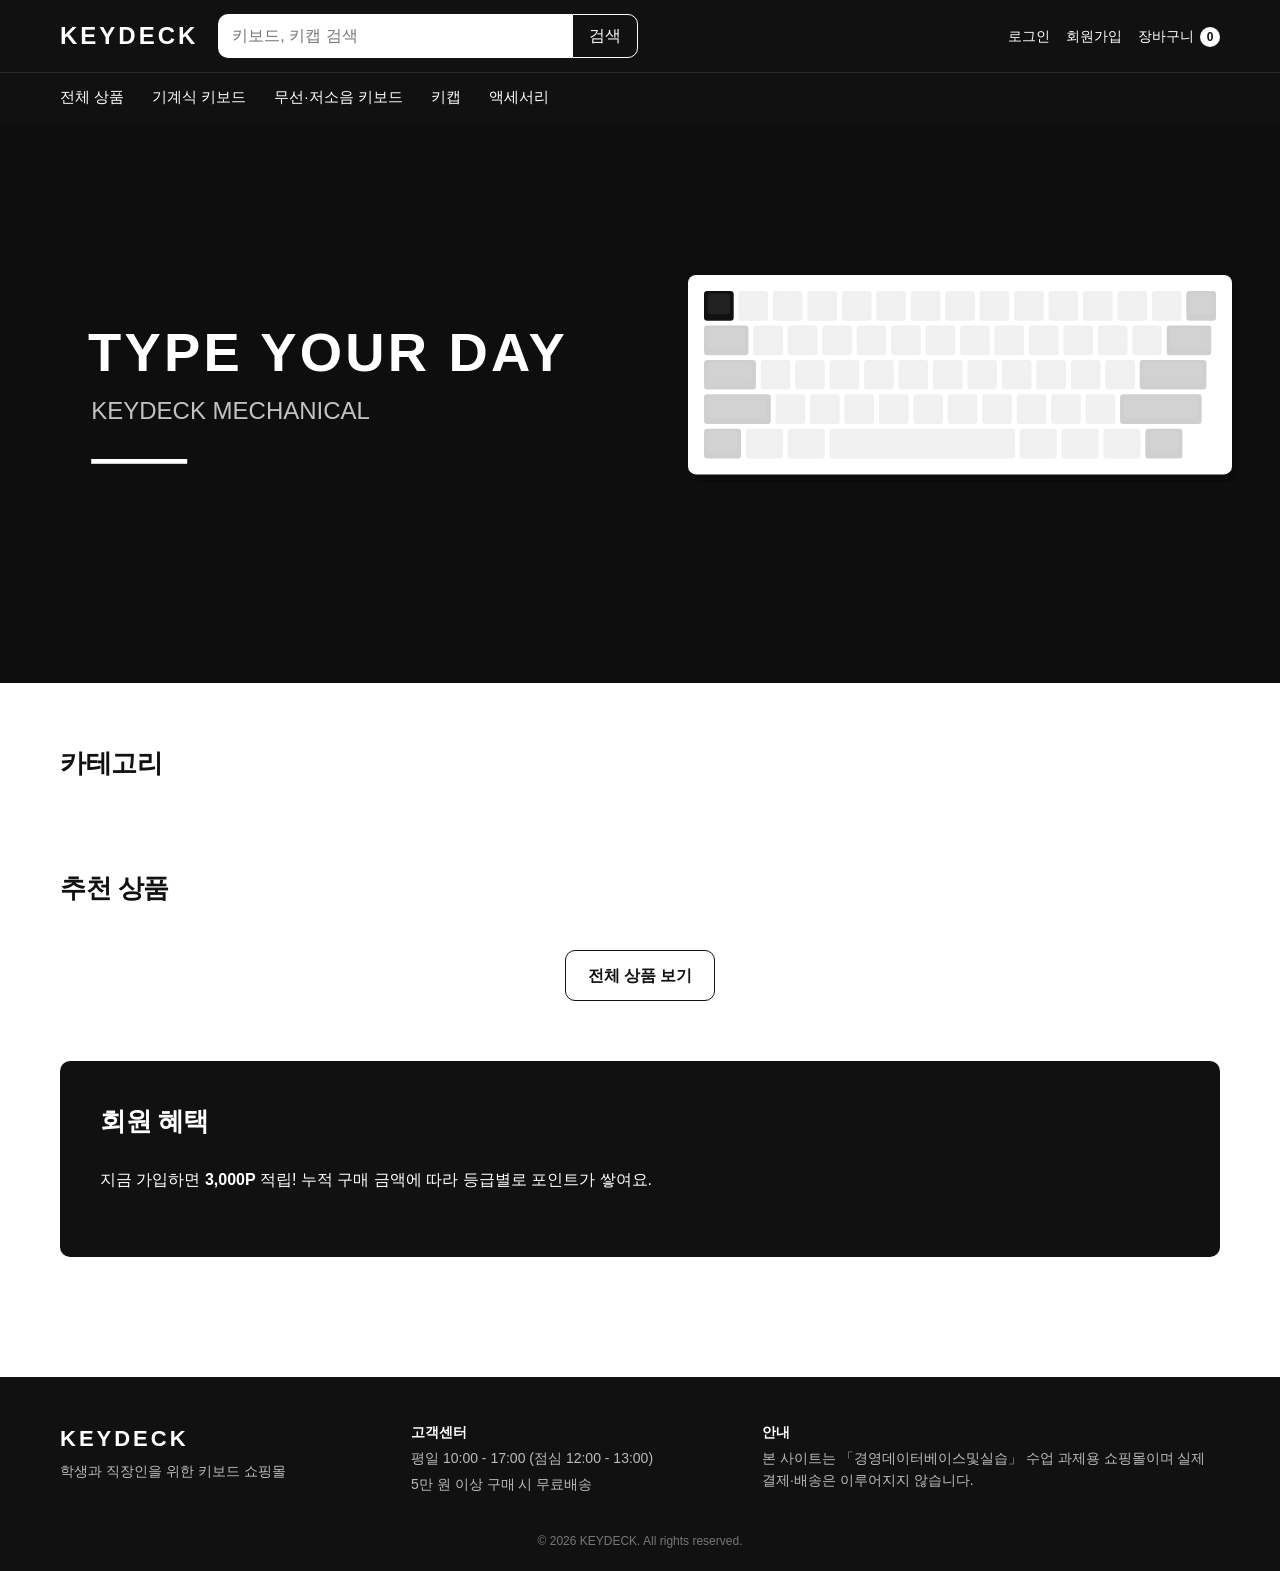
<file: index (1).html>
<!DOCTYPE html>
<html lang="ko">
<head>
  <meta charset="UTF-8">
  <meta name="viewport" content="width=device-width, initial-scale=1.0">
  <title>KEYDECK | 학생과 직장인을 위한 키보드 쇼핑몰</title>
  <meta name="description" content="KEYDECK - 기계식 키보드, 무선·저소음 키보드, 키캡, 키보드 액세서리 전문 쇼핑몰">
  <!-- 링크 미리보기 (패들릿·카카오톡 등) : 미리보기 서비스는 전체 주소만 읽기 때문에 여기만 https 주소를 씀 -->
  <meta property="og:type" content="website">
  <meta property="og:site_name" content="KEYDECK">
  <meta property="og:url" content="https://dlxodus1800.github.io/">
  <meta property="og:title" content="KEYDECK · 학생과 직장인을 위한 키보드 쇼핑몰">
  <meta property="og:description" content="기계식 키보드, 무선·저소음 키보드, 키캡, 액세서리 전문 쇼핑몰">
  <meta property="og:image" content="https://dlxodus1800.github.io/img/og-image.png">
  <meta property="og:image:width" content="1200">
  <meta property="og:image:height" content="630">
  <meta name="twitter:card" content="summary_large_image">
  <link rel="icon" href="img/favicon.svg" type="image/svg+xml">
  <link rel="stylesheet" href="style.css">
</head>
<body>

  <!-- ===== 헤더 ===== -->
  <header class="site-header">
    <div class="header-inner">
      <a href="#home" class="logo">KEYDECK</a>

      <form id="searchForm" class="search-form" role="search">
        <input type="search" id="searchInput" placeholder="키보드, 키캡 검색" aria-label="상품 검색">
        <button type="submit">검색</button>
      </form>

      <div class="header-util">
        <a href="#login" id="navLogin">로그인</a>
        <a href="#signup" id="navSignup">회원가입</a>
        <a href="#mypage" id="navMypage" hidden>마이페이지</a>
        <button type="button" id="logoutBtn" class="text-btn" hidden>로그아웃</button>
        <a href="#cart" class="cart-link">장바구니 <span id="cartCount" class="badge">0</span></a>
      </div>

      <button type="button" id="menuToggle" class="menu-toggle" aria-label="메뉴 열기" aria-expanded="false">
        <span></span><span></span><span></span>
      </button>
    </div>

    <nav id="mainNav" class="main-nav" aria-label="상품 분류">
      <ul id="navList">
        <li><a href="#shop">전체 상품</a></li>
        <!-- 분류 메뉴는 script.js 의 CATEGORIES 배열로 채워짐 -->
      </ul>
    </nav>
  </header>

  <!-- ===== 본문 ===== -->
  <main id="main">

    <!-- 홈 -->
    <section id="page-home" class="page">
      <div class="slider" id="slider" aria-roledescription="carousel">
        <div class="slide active">
          <img src="img/slide-1.svg" alt="검정 배경 위 흰색 텐키리스 기계식 키보드">
        </div>
        <div class="slide">
          <img src="img/slide-2.svg" alt="밝은 배경의 무선 저소음 키보드">
        </div>
        <div class="slide">
          <img src="img/slide-3.svg" alt="흩어져 있는 흑백 PBT 키캡">
        </div>
        <div class="slide">
          <img src="img/slide-4.svg" alt="모니터와 키보드가 놓인 책상 세팅">
        </div>
        <div class="slider-dots" id="sliderDots"></div>
      </div>

      <div class="container">
        <section class="home-block">
          <h2 class="block-title">카테고리</h2>
          <div class="category-cards" id="categoryCards"></div>
        </section>

        <section class="home-block">
          <h2 class="block-title">추천 상품</h2>
          <div class="product-grid" id="featuredGrid"></div>
          <p class="center"><a href="#shop" class="btn btn-line">전체 상품 보기</a></p>
        </section>

        <section class="home-block benefit">
          <h2 class="block-title">회원 혜택</h2>
          <p class="benefit-lead">지금 가입하면 <strong id="signupPointText">3,000P</strong> 적립! 누적 구매 금액에 따라 등급별로 포인트가 쌓여요.</p>
          <div class="grade-cards" id="gradeCards"></div>
        </section>
      </div>
    </section>

    <!-- 상품 목록 -->
    <section id="page-shop" class="page" hidden>
      <div class="container">
        <h2 class="page-title" id="shopTitle">전체 상품</h2>
        <div class="filter-bar">
          <div class="filter-buttons" id="filterButtons"></div>
          <select id="sortSelect" aria-label="정렬">
            <option value="new">기본순</option>
            <option value="low">낮은 가격순</option>
            <option value="high">높은 가격순</option>
            <option value="name">이름순</option>
          </select>
        </div>
        <p class="result-info" id="resultInfo"></p>
        <div class="product-grid" id="shopGrid"></div>
      </div>
    </section>

    <!-- 상품 상세 -->
    <section id="page-detail" class="page" hidden>
      <div class="container" id="detailBox"></div>
    </section>

    <!-- 장바구니 -->
    <section id="page-cart" class="page" hidden>
      <div class="container">
        <h2 class="page-title">장바구니</h2>
        <div id="cartBox"></div>
      </div>
    </section>

    <!-- 주문서 (체험 결제) -->
    <section id="page-checkout" class="page" hidden>
      <div class="container">
        <h2 class="page-title">주문 / 체험 결제</h2>
        <p class="notice">이 결제는 체험용입니다. 실제 결제는 이루어지지 않고 주문 내역만 저장돼요.</p>
        <div class="checkout-layout">
          <form id="checkoutForm" class="form-box" novalidate>
            <h3>배송 정보</h3>
            <label>받는 분<input type="text" id="coName" required></label>
            <label>연락처<input type="tel" id="coPhone" placeholder="010-0000-0000" required></label>
            <label>주소<input type="text" id="coAddr" required></label>
            <label>배송 메모<input type="text" id="coMemo" placeholder="예) 문 앞에 놓아주세요"></label>

            <h3>포인트 사용</h3>
            <div class="point-use">
              <input type="number" id="coPoint" min="0" step="100" value="0" aria-label="사용할 포인트">
              <button type="button" id="usePointAll" class="btn btn-line btn-sm">전액 사용</button>
            </div>
            <p class="hint" id="coPointHint"></p>

            <h3>결제 수단 (체험)</h3>
            <div class="pay-methods">
              <label class="radio"><input type="radio" name="pay" value="체험 카드결제" checked> 카드</label>
              <label class="radio"><input type="radio" name="pay" value="체험 계좌이체"> 계좌이체</label>
              <label class="radio"><input type="radio" name="pay" value="체험 간편결제"> 간편결제</label>
            </div>
            <p class="form-error" id="coError"></p>
            <button type="submit" class="btn btn-full">체험 결제하기</button>
          </form>
          <aside class="summary-box" id="checkoutSummary"></aside>
        </div>
      </div>
    </section>

    <!-- 주문 완료 -->
    <section id="page-done" class="page" hidden>
      <div class="container" id="doneBox"></div>
    </section>

    <!-- 로그인 -->
    <section id="page-login" class="page" hidden>
      <div class="container narrow">
        <h2 class="page-title">로그인</h2>
        <form id="loginForm" class="form-box" novalidate>
          <label>이메일<input type="email" id="loginEmail" autocomplete="username" required></label>
          <label>비밀번호<input type="password" id="loginPw" autocomplete="current-password" required></label>
          <p class="form-error" id="loginError"></p>
          <button type="submit" class="btn btn-full">로그인</button>
          <p class="form-foot">아직 회원이 아니신가요? <a href="#signup">회원가입</a></p>
        </form>
      </div>
    </section>

    <!-- 회원가입 -->
    <section id="page-signup" class="page" hidden>
      <div class="container narrow">
        <h2 class="page-title">회원가입</h2>
        <form id="signupForm" class="form-box" novalidate>
          <label>이름<input type="text" id="suName" required></label>
          <label>이메일<input type="email" id="suEmail" autocomplete="username" required></label>
          <label>비밀번호 (8자 이상)<input type="password" id="suPw" autocomplete="new-password" minlength="8" required></label>
          <label>비밀번호 확인<input type="password" id="suPw2" autocomplete="new-password" required></label>
          <label>연락처<input type="tel" id="suPhone" placeholder="010-0000-0000" required></label>
          <label class="check"><input type="checkbox" id="suAgree"> 이용약관 및 개인정보 수집에 동의합니다.</label>
          <p class="form-error" id="signupError"></p>
          <button type="submit" class="btn btn-full">가입하고 3,000P 받기</button>
        </form>
      </div>
    </section>

    <!-- 마이페이지 -->
    <section id="page-mypage" class="page" hidden>
      <div class="container" id="mypageBox"></div>
    </section>

  </main>

  <!-- ===== 푸터 ===== -->
  <footer class="site-footer">
    <div class="container footer-inner">
      <div>
        <p class="footer-logo">KEYDECK</p>
        <p>학생과 직장인을 위한 키보드 쇼핑몰</p>
      </div>
      <div>
        <p class="footer-title">고객센터</p>
        <p>평일 10:00 - 17:00 (점심 12:00 - 13:00)</p>
        <p>5만 원 이상 구매 시 무료배송</p>
      </div>
      <div>
        <p class="footer-title">안내</p>
        <p>본 사이트는 「경영데이터베이스및실습」 수업 과제용 쇼핑몰이며 실제 결제·배송은 이루어지지 않습니다.</p>
      </div>
    </div>
    <p class="copyright">© 2026 KEYDECK. All rights reserved.</p>
  </footer>

  <div id="toast" class="toast" role="status" aria-live="polite"></div>

  <script src="script.js"></script>
</body>
</html>
</file>
<file: style.css>
/* =========================================
   KEYDECK - style.css
   주 컬러: 검정(#111) · 흰색(#fff)
   ========================================= */

*,
*::before,
*::after { box-sizing: border-box; }

:root {
  --black: #111111;
  --white: #ffffff;
  --gray-1: #f5f5f5;
  --gray-2: #e5e5e5;
  --gray-3: #b5b5b5;
  --gray-4: #666666;
  --danger: #c62828;
  --radius: 10px;
  --max: 1200px;
}

html { -webkit-text-size-adjust: 100%; }

body {
  margin: 0;
  font-family: "Pretendard", "Apple SD Gothic Neo", "Malgun Gothic", "Noto Sans KR", Arial, sans-serif;
  color: var(--black);
  background: var(--white);
  line-height: 1.6;
  overflow-x: hidden;           /* 가로 넘침 방지 */
  word-break: keep-all;
  overflow-wrap: anywhere;
}

img { max-width: 100%; display: block; }
a { color: inherit; text-decoration: none; }
button, input, select { font: inherit; color: inherit; }
button { cursor: pointer; }
[hidden] { display: none !important; }

.container { width: 100%; max-width: var(--max); margin: 0 auto; padding: 0 20px; }
.container.narrow { max-width: 460px; }
.center { text-align: center; }

/* ---------- 버튼 ---------- */
.btn {
  display: inline-block;
  padding: 12px 22px;
  border: 1px solid var(--black);
  border-radius: var(--radius);
  background: var(--black);
  color: var(--white);
  font-weight: 700;
  text-align: center;
  transition: background .2s, color .2s;
}
.btn:hover { background: #333; }
.btn-line { background: var(--white); color: var(--black); }
.btn-line:hover { background: var(--black); color: var(--white); }
.btn-full { width: 100%; }
.btn-sm { padding: 8px 14px; font-size: 14px; }
.btn:disabled { background: var(--gray-3); border-color: var(--gray-3); cursor: not-allowed; }
.text-btn { background: none; border: 0; padding: 0; }

/* ---------- 헤더 ---------- */
.site-header {
  position: sticky; top: 0; z-index: 50;
  background: var(--black); color: var(--white);
}
.header-inner {
  max-width: var(--max); margin: 0 auto;
  display: flex; align-items: center; gap: 20px;
  padding: 14px 20px;
}
.logo { font-size: 24px; font-weight: 900; letter-spacing: 3px; flex-shrink: 0; }

.search-form { flex: 1; display: flex; max-width: 420px; min-width: 0; }
.search-form input {
  flex: 1; min-width: 0;
  padding: 9px 14px; border: 0; border-radius: var(--radius) 0 0 var(--radius);
  background: var(--white); color: var(--black);
}
.search-form button {
  padding: 0 16px; border: 1px solid var(--white); border-radius: 0 var(--radius) var(--radius) 0;
  background: var(--black); color: var(--white);
}

.header-util { display: flex; align-items: center; gap: 16px; margin-left: auto; font-size: 14px; white-space: nowrap; }
.header-util a:hover, .text-btn:hover { text-decoration: underline; }
.badge {
  display: inline-block; min-width: 20px; padding: 0 6px; margin-left: 2px;
  border-radius: 10px; background: var(--white); color: var(--black);
  font-size: 12px; font-weight: 700; text-align: center; line-height: 20px;
}

.menu-toggle { display: none; width: 40px; height: 40px; border: 0; background: none; padding: 8px; }
.menu-toggle span { display: block; height: 2px; background: var(--white); margin: 5px 0; }

.main-nav { border-top: 1px solid #2a2a2a; }
.main-nav ul {
  max-width: var(--max); margin: 0 auto; padding: 0 20px;
  list-style: none; display: flex; gap: 28px;
}
.main-nav a { display: block; padding: 12px 0; font-size: 15px; border-bottom: 2px solid transparent; }
.main-nav a:hover, .main-nav a.active { border-bottom-color: var(--white); }

/* ---------- 슬라이더 (6초 교차) ---------- */
.slider { position: relative; width: 100%; aspect-ratio: 16 / 7; overflow: hidden; background: var(--black); }
.slide {
  position: absolute; inset: 0;
  opacity: 0; transition: opacity 1.2s ease;
}
.slide.active { opacity: 1; }
.slide img { width: 100%; height: 100%; object-fit: cover; }
.slider-dots {
  position: absolute; left: 50%; bottom: 16px; transform: translateX(-50%);
  display: flex; gap: 10px;
}
.slider-dots button {
  width: 12px; height: 12px; padding: 0; border-radius: 50%;
  border: 2px solid var(--white); background: rgba(0,0,0,.4);
}
.slider-dots button.active { background: var(--white); }

/* ---------- 공통 제목 ---------- */
.home-block { margin: 60px 0; }
.block-title, .page-title { font-size: 26px; margin: 0 0 24px; letter-spacing: -0.5px; }
.page-title { margin-top: 40px; }
.page { min-height: 60vh; padding-bottom: 60px; }

/* ---------- 카테고리 카드 ---------- */
.category-cards { display: grid; grid-template-columns: repeat(4, 1fr); gap: 16px; }
.category-card {
  display: block; padding: 28px 20px; border: 1px solid var(--black); border-radius: var(--radius);
  transition: background .2s, color .2s;
}
.category-card:hover { background: var(--black); color: var(--white); }
.category-card strong { display: block; font-size: 18px; }
.category-card span { font-size: 14px; opacity: .7; }

/* ---------- 상품 카드 ---------- */
.product-grid { display: grid; grid-template-columns: repeat(4, minmax(0, 1fr)); gap: 24px; }
.product-card { display: flex; flex-direction: column; min-width: 0; }
.product-card .thumb {
  position: relative; display: block; aspect-ratio: 1 / 1; overflow: hidden;
  border-radius: var(--radius); background: var(--gray-1);
}
.product-card .thumb img { width: 100%; height: 100%; object-fit: cover; transition: transform .3s; }
.product-card:hover .thumb img { transform: scale(1.04); }
.product-card .soldout {
  position: absolute; inset: 0; display: grid; place-items: center;
  background: rgba(0,0,0,.6); color: var(--white); font-weight: 700;
}
.product-card .cat { margin: 12px 0 2px; font-size: 13px; color: var(--gray-4); }
.product-card .name { margin: 0; font-size: 16px; font-weight: 700; }
.product-card .price { margin: 4px 0 12px; font-size: 17px; font-weight: 800; }
.product-card .btn { margin-top: auto; padding: 10px; font-size: 14px; }

/* ---------- 혜택 ---------- */
.benefit { background: var(--black); color: var(--white); padding: 40px; border-radius: var(--radius); }
.benefit-lead { margin: 0 0 24px; }
.grade-cards { display: grid; grid-template-columns: repeat(4, 1fr); gap: 12px; }
.grade-card { border: 1px solid #444; border-radius: var(--radius); padding: 18px; }
.grade-card strong { display: block; font-size: 18px; letter-spacing: 1px; }
.grade-card .rate { font-size: 28px; font-weight: 900; }
.grade-card p { margin: 4px 0 0; font-size: 13px; opacity: .75; }

/* ---------- 목록 필터 ---------- */
.filter-bar { display: flex; justify-content: space-between; align-items: center; gap: 12px; flex-wrap: wrap; }
.filter-buttons { display: flex; gap: 8px; flex-wrap: wrap; }
.filter-buttons button {
  padding: 8px 16px; border: 1px solid var(--black); border-radius: 30px; background: var(--white);
}
.filter-buttons button.active { background: var(--black); color: var(--white); }
#sortSelect { padding: 8px 12px; border: 1px solid var(--black); border-radius: var(--radius); background: var(--white); }
.result-info { color: var(--gray-4); margin: 16px 0 24px; }
.empty { padding: 60px 20px; text-align: center; color: var(--gray-4); border: 1px dashed var(--gray-3); border-radius: var(--radius); }

/* ---------- 상세 ---------- */
.detail { display: grid; grid-template-columns: minmax(0, 1fr) minmax(0, 1fr); gap: 48px; margin-top: 40px; }
.detail-img { border-radius: var(--radius); overflow: hidden; background: var(--gray-1); }
.detail-img img { width: 100%; aspect-ratio: 1 / 1; object-fit: cover; }
.breadcrumb { font-size: 14px; color: var(--gray-4); margin: 0 0 8px; }
.breadcrumb a:hover { text-decoration: underline; }
.detail-info h2 { font-size: 28px; margin: 0 0 8px; line-height: 1.3; }
.detail-price { font-size: 28px; font-weight: 900; margin: 0 0 16px; }
.detail-desc { color: #333; }
.spec-table { width: 100%; border-collapse: collapse; margin: 20px 0; font-size: 14px; }
.spec-table th, .spec-table td { padding: 10px 8px; border-bottom: 1px solid var(--gray-2); text-align: left; }
.spec-table th { width: 32%; color: var(--gray-4); font-weight: 500; }
.point-info { font-size: 14px; background: var(--gray-1); padding: 12px 14px; border-radius: var(--radius); }
.buy-row { display: flex; gap: 12px; align-items: center; margin-top: 20px; flex-wrap: wrap; }
.buy-row .btn { flex: 1; min-width: 140px; }

/* 수량 조절 */
.qty { display: inline-flex; align-items: center; border: 1px solid var(--black); border-radius: var(--radius); overflow: hidden; }
.qty button { width: 36px; height: 38px; border: 0; background: var(--white); font-size: 18px; }
.qty button:hover { background: var(--gray-1); }
.qty input {
  width: 46px; height: 38px; border: 0; border-left: 1px solid var(--gray-2); border-right: 1px solid var(--gray-2);
  text-align: center; -moz-appearance: textfield; appearance: textfield;
}
.qty input::-webkit-outer-spin-button, .qty input::-webkit-inner-spin-button { -webkit-appearance: none; margin: 0; }

/* ---------- 장바구니 ---------- */
.cart-layout, .checkout-layout { display: grid; grid-template-columns: minmax(0, 1fr) 320px; gap: 32px; align-items: start; }
.cart-list { list-style: none; margin: 0; padding: 0; border-top: 2px solid var(--black); }
.cart-item {
  display: grid; grid-template-columns: 90px minmax(0, 1fr) auto auto auto; gap: 16px; align-items: center;
  padding: 16px 0; border-bottom: 1px solid var(--gray-2);
}
.cart-item img { width: 90px; height: 90px; object-fit: cover; border-radius: 8px; background: var(--gray-1); }
.cart-item .ci-name { font-weight: 700; margin: 0; }
.cart-item .ci-price { margin: 0; font-size: 14px; color: var(--gray-4); }
.cart-item .ci-sum { font-weight: 800; min-width: 90px; text-align: right; }
.del-btn { border: 1px solid var(--gray-3); background: var(--white); border-radius: 8px; padding: 6px 10px; font-size: 13px; }
.del-btn:hover { border-color: var(--black); }

.summary-box { border: 2px solid var(--black); border-radius: var(--radius); padding: 24px; position: sticky; top: 130px; }
.summary-box h3 { margin: 0 0 16px; }
.sum-row { display: flex; justify-content: space-between; margin: 8px 0; gap: 12px; }
.sum-row.total { border-top: 1px solid var(--gray-2); padding-top: 12px; margin-top: 12px; font-size: 20px; font-weight: 900; }
.sum-row.earn { font-size: 14px; color: var(--gray-4); }
.summary-box .btn { margin-top: 16px; }
.mini-list { list-style: none; padding: 0; margin: 0 0 12px; font-size: 14px; }
.mini-list li { display: flex; justify-content: space-between; gap: 8px; padding: 4px 0; }

/* ---------- 폼 ---------- */
.form-box { display: flex; flex-direction: column; gap: 14px; }
.form-box h3 { margin: 16px 0 0; font-size: 18px; }
.form-box label { display: flex; flex-direction: column; gap: 6px; font-size: 14px; font-weight: 600; }
.form-box input[type="text"], .form-box input[type="email"], .form-box input[type="password"],
.form-box input[type="tel"], .form-box input[type="number"] {
  width: 100%; padding: 12px 14px; border: 1px solid var(--gray-3); border-radius: var(--radius); background: var(--white);
}
.form-box input:focus { outline: 2px solid var(--black); outline-offset: 0; border-color: var(--black); }
.form-box label.check, .form-box label.radio { flex-direction: row; align-items: center; gap: 8px; font-weight: 400; }
.pay-methods { display: flex; gap: 20px; flex-wrap: wrap; }
.point-use { display: flex; gap: 8px; }
.point-use input { flex: 1; min-width: 0; }
.hint { margin: -6px 0 0; font-size: 13px; color: var(--gray-4); }
.form-error { margin: 0; min-height: 1.4em; color: var(--danger); font-size: 14px; }
.form-foot { text-align: center; font-size: 14px; margin: 0; }
.form-foot a { text-decoration: underline; font-weight: 700; }
.notice { background: var(--gray-1); border-left: 4px solid var(--black); padding: 12px 16px; margin: 0 0 24px; font-size: 14px; }

/* ---------- 주문 완료 ---------- */
.done-box { text-align: center; padding: 60px 0 20px; }
.done-box .check-icon {
  width: 72px; height: 72px; margin: 0 auto 16px; border-radius: 50%;
  background: var(--black); color: var(--white); display: grid; place-items: center; font-size: 36px;
}
.done-box h2 { margin: 0 0 8px; }
.done-detail { max-width: 520px; margin: 24px auto; text-align: left; border: 1px solid var(--gray-2); border-radius: var(--radius); padding: 20px; }
.done-actions { display: flex; gap: 12px; justify-content: center; flex-wrap: wrap; }

/* ---------- 마이페이지 ---------- */
.my-top { display: grid; grid-template-columns: repeat(3, minmax(0, 1fr)); gap: 16px; margin-bottom: 32px; }
.my-card { border: 1px solid var(--black); border-radius: var(--radius); padding: 20px; }
.my-card.dark { background: var(--black); color: var(--white); }
.my-card .label { font-size: 13px; opacity: .7; margin: 0; }
.my-card .value { font-size: 26px; font-weight: 900; margin: 4px 0; }
.my-card .sub { font-size: 13px; margin: 0; opacity: .8; }
.progress { height: 8px; background: #444; border-radius: 4px; overflow: hidden; margin-top: 10px; }
.progress span { display: block; height: 100%; background: var(--white); }
.my-section { margin-bottom: 40px; }
.my-section h3 { font-size: 20px; margin: 0 0 12px; }
.info-table { width: 100%; border-collapse: collapse; font-size: 15px; }
.info-table th, .info-table td { padding: 12px 8px; border-bottom: 1px solid var(--gray-2); text-align: left; }
.info-table th { width: 30%; color: var(--gray-4); font-weight: 500; }
.order-card { border: 1px solid var(--gray-2); border-radius: var(--radius); padding: 16px 20px; margin-bottom: 12px; }
.order-head { display: flex; justify-content: space-between; flex-wrap: wrap; gap: 8px; border-bottom: 1px solid var(--gray-2); padding-bottom: 8px; margin-bottom: 8px; font-size: 14px; }
.order-head strong { font-size: 15px; }
.order-items { list-style: none; padding: 0; margin: 0; font-size: 14px; }
.order-items li { display: flex; justify-content: space-between; gap: 8px; padding: 2px 0; }
.order-foot { display: flex; justify-content: space-between; flex-wrap: wrap; gap: 8px; margin-top: 8px; font-size: 14px; }
.order-foot b { font-size: 16px; }

/* ---------- 푸터 ---------- */
.site-footer { background: var(--black); color: #bbb; padding: 40px 0 20px; font-size: 14px; }
.footer-inner { display: grid; grid-template-columns: 1fr 1fr 1.4fr; gap: 24px; }
.footer-inner p { margin: 4px 0; }
.footer-logo { color: var(--white); font-size: 22px; font-weight: 900; letter-spacing: 3px; }
.footer-title { color: var(--white); font-weight: 700; }
.copyright { text-align: center; margin: 32px 0 0; font-size: 12px; color: #777; }

/* ---------- 토스트 ---------- */
.toast {
  position: fixed; left: 50%; bottom: 30px; transform: translate(-50%, 20px);
  max-width: calc(100% - 40px);
  background: var(--black); color: var(--white); padding: 12px 22px; border-radius: 30px;
  border: 1px solid #444; font-size: 14px; opacity: 0; pointer-events: none;
  transition: opacity .25s, transform .25s; z-index: 100;
}
.toast.show { opacity: 1; transform: translate(-50%, 0); }

/* =========================================
   반응형
   ========================================= */
@media (max-width: 1024px) {
  .product-grid { grid-template-columns: repeat(3, minmax(0, 1fr)); }
}

@media (max-width: 860px) {
  .header-inner { flex-wrap: wrap; gap: 12px; }
  .menu-toggle { display: block; margin-left: auto; }
  .search-form { order: 3; flex-basis: 100%; max-width: none; }
  .header-util {
    order: 4; flex-basis: 100%; margin: 0; justify-content: space-between;
    display: none; padding-top: 8px; border-top: 1px solid #2a2a2a;
  }
  .main-nav { display: none; }
  .site-header.open .header-util,
  .site-header.open .main-nav { display: flex; }
  .main-nav ul { flex-direction: column; gap: 0; width: 100%; }
  .main-nav a { padding: 12px 0; border-bottom: 1px solid #2a2a2a; }

  .category-cards, .grade-cards { grid-template-columns: repeat(2, 1fr); }
  .product-grid { grid-template-columns: repeat(2, minmax(0, 1fr)); gap: 16px; }
  .detail { grid-template-columns: 1fr; gap: 24px; }
  .cart-layout, .checkout-layout { grid-template-columns: 1fr; }
  .summary-box { position: static; }
  .my-top { grid-template-columns: 1fr; }
  .footer-inner { grid-template-columns: 1fr; }
  .slider { aspect-ratio: 4 / 3; }
  .slide img { object-position: 8% center; }
}

@media (max-width: 480px) {
  .container { padding: 0 16px; }
  .header-inner { padding: 12px 16px; }
  .main-nav ul { padding: 0 16px; }
  .logo { font-size: 21px; }
  .block-title, .page-title { font-size: 22px; }
  .home-block { margin: 40px 0; }
  .benefit { padding: 24px 18px; }
  .grade-card { padding: 14px; }
  .grade-card .rate { font-size: 22px; }
  .category-card { padding: 20px 14px; }
  .product-grid { gap: 12px; }
  .product-card .name { font-size: 14px; }
  .product-card .price { font-size: 15px; }
  .detail-info h2 { font-size: 22px; }

  .cart-item {
    grid-template-columns: 70px minmax(0, 1fr) auto;
    grid-template-areas: "img info del" "img qty sum";
    gap: 8px 12px;
  }
  .cart-item img { width: 70px; height: 70px; grid-area: img; }
  .cart-item .ci-info { grid-area: info; }
  .cart-item .qty { grid-area: qty; justify-self: start; }
  .cart-item .ci-sum { grid-area: sum; min-width: 0; }
  .cart-item .del-btn { grid-area: del; justify-self: end; }
  .qty button { width: 32px; height: 34px; }
  .qty input { width: 40px; height: 34px; }
  .summary-box { padding: 18px; }
}

/* ---------- 불러오는 중 · 안내 ---------- */
.loading { text-align: center; color: var(--gray-4); padding: 40px 0; margin: 0; }
.form-error.ok { color: var(--black); font-weight: 700; }
.config-banner { background: #fff3cd; color: #5c4400; text-align: center; padding: 10px 16px; font-size: 14px; }

/* ---------- 마이페이지 정보 수정 ---------- */
.profile-form { max-width: 520px; }

/* ---------- 관리자 ---------- */
.tabs { display: flex; gap: 8px; flex-wrap: wrap; margin-bottom: 24px; border-bottom: 2px solid var(--black); }
.tab { padding: 10px 18px; border: 1px solid var(--black); border-bottom: 0; border-radius: var(--radius) var(--radius) 0 0; background: var(--white); font-weight: 700; }
.tab.active { background: var(--black); color: var(--white); }
.admin-top { display: flex; align-items: center; justify-content: space-between; gap: 12px; flex-wrap: wrap; margin-bottom: 12px; }
.admin-top input { padding: 9px 14px; border: 1px solid var(--gray-3); border-radius: var(--radius); min-width: 0; flex: 1; max-width: 320px; }
.admin-top .result-info { margin: 0; }
.table-wrap { width: 100%; overflow-x: auto; border: 1px solid var(--gray-2); border-radius: var(--radius); -webkit-overflow-scrolling: touch; }
.admin-table { width: 100%; min-width: 760px; border-collapse: collapse; font-size: 14px; }
.admin-table th, .admin-table td { padding: 10px 10px; border-bottom: 1px solid var(--gray-2); text-align: left; vertical-align: middle; overflow-wrap: normal; word-break: keep-all; }
.admin-table th { background: var(--gray-1); font-weight: 700; white-space: nowrap; }
.admin-table tr[hidden] { display: none; }
.admin-table input[type="text"], .admin-table input[type="number"], .admin-table select {
  width: 100%; min-width: 80px; padding: 7px 8px; border: 1px solid var(--gray-3); border-radius: 8px; background: var(--white);
}
.admin-table input[type="number"] { min-width: 90px; }
.admin-table input[type="checkbox"] { width: 18px; height: 18px; }
.admin-thumb { width: 44px; height: 44px; object-fit: cover; border-radius: 8px; background: var(--gray-1); }
.admin-sub { margin: 36px 0 12px; font-size: 20px; }
.add-form { display: grid; grid-template-columns: repeat(2, minmax(0, 1fr)); gap: 14px; max-width: 760px; }
.add-form .wide { grid-column: 1 / -1; }
.add-form input, .add-form select { width: 100%; padding: 12px 14px; border: 1px solid var(--gray-3); border-radius: var(--radius); background: var(--white); }
@media (max-width: 480px) {
  .add-form { grid-template-columns: 1fr; }
  .tab { padding: 8px 12px; font-size: 14px; }
}

.scroll-hint { display: none; margin: 0 0 6px; font-size: 12px; color: var(--gray-4); text-align: right; }
@media (max-width: 860px) { .scroll-hint { display: block; } }
</file>
